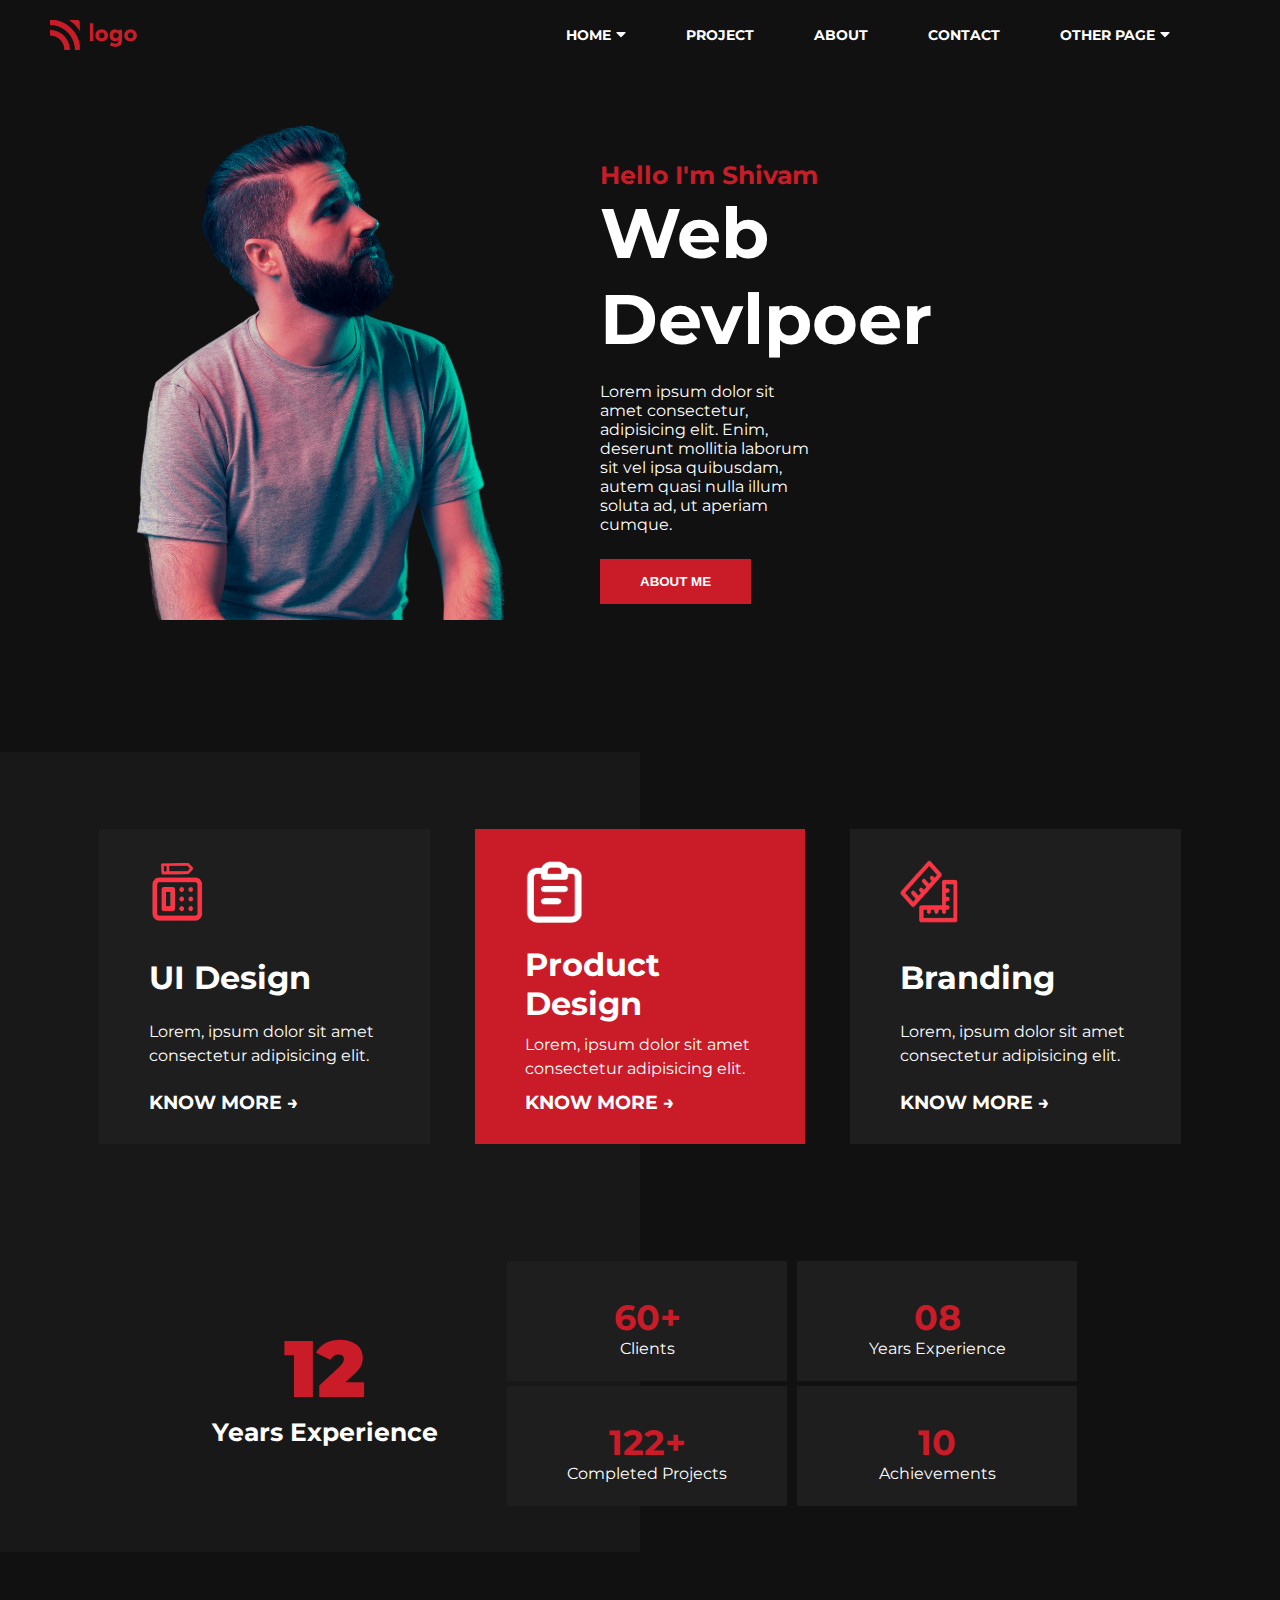
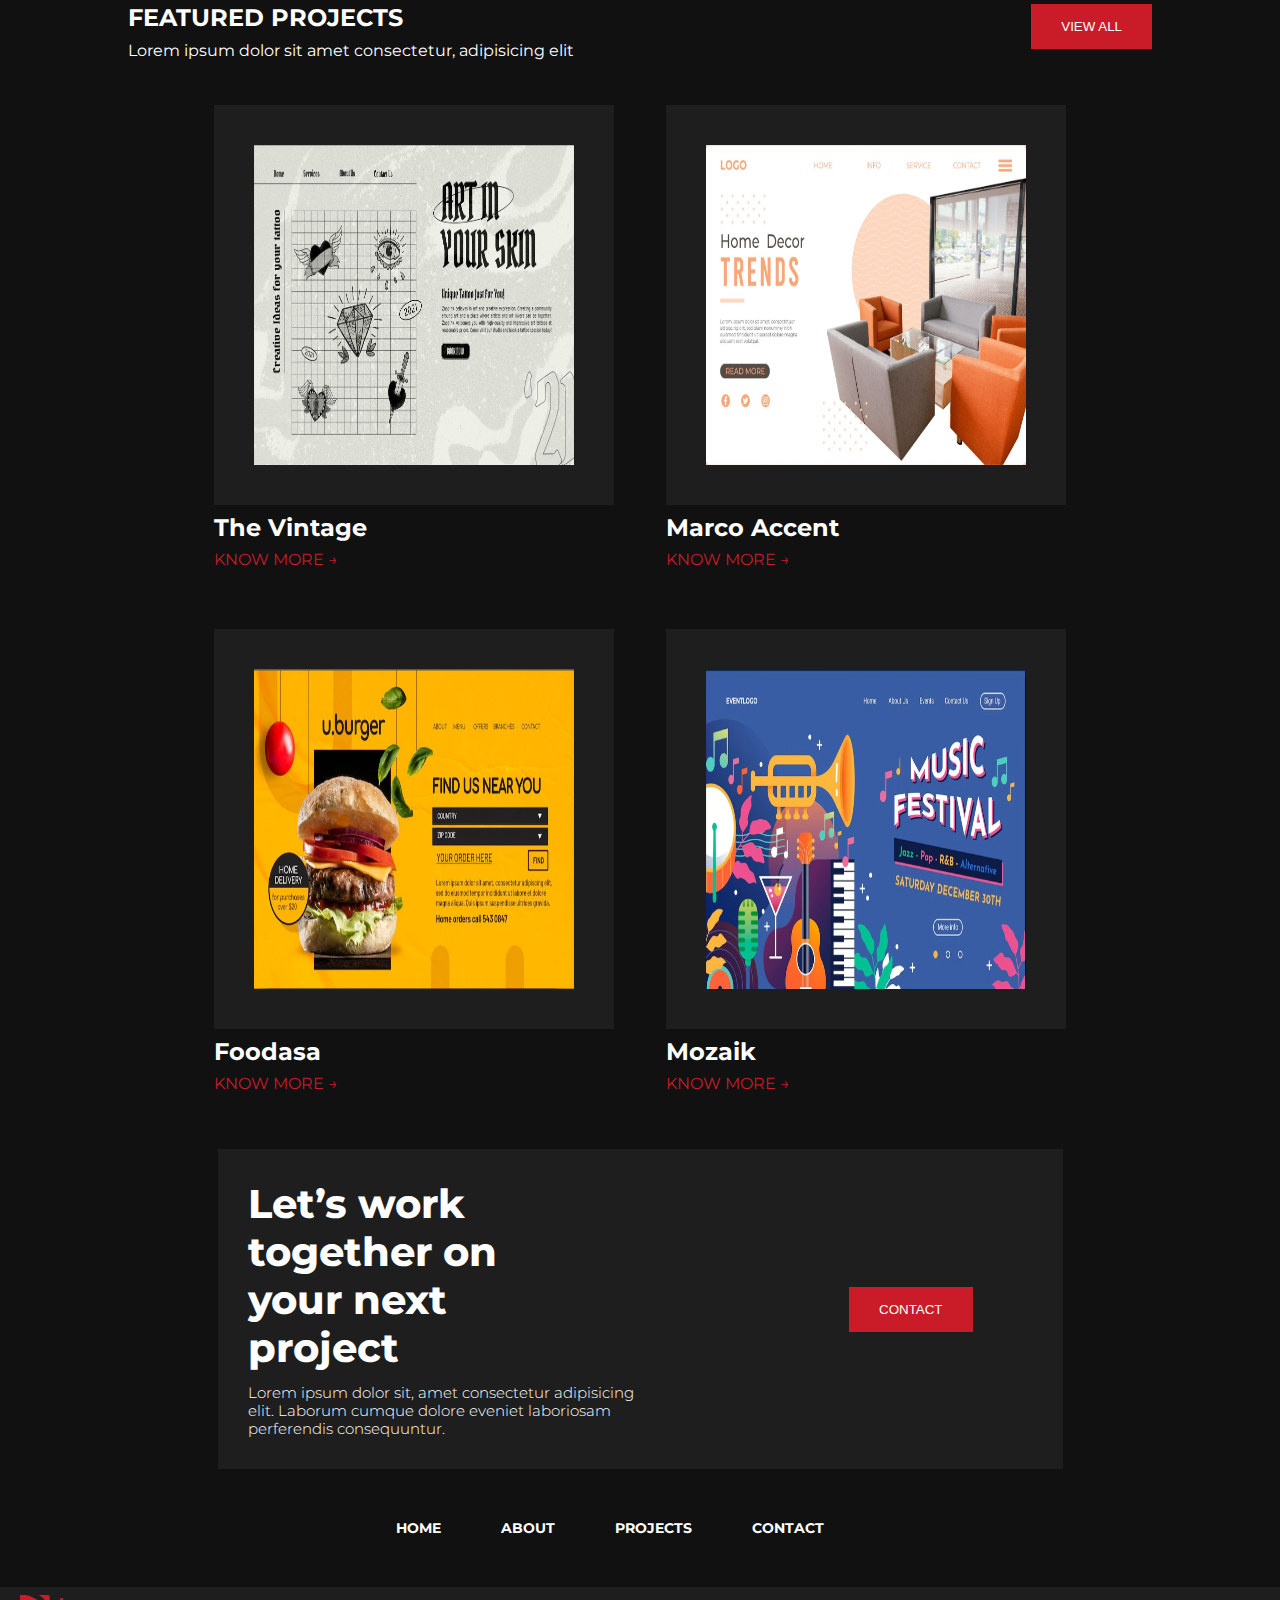
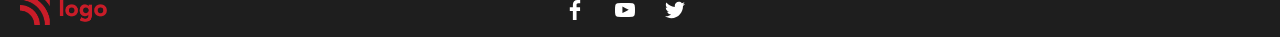
<file: index.html>
<!DOCTYPE html>
<html lang="en">
<head>
    <meta charset="UTF-8">
    <meta http-equiv="X-UA-Compatible" content="IE=edge">
    <meta name="viewport" content="width=device-width, initial-scale=1.0">
   <link rel="stylesheet" href="../Css/style.css">
    <title>Document</title>
</head>
<body>
   

<div class="nav-bar">

    <img src="../Assets/Logo.png" alt="invalid" class="logo">
<div class="nav-list-container">
   <ul class="nav-list">
    <li class="list-item">HOME
        <img src="../Assets/caret-down-solid.svg" alt="invalid" class="caretdown">
    </li>
    <li class="list-item">PROJECT</li>
    <li class="list-item">ABOUT</li>
    <li class="list-item">CONTACT</li>
    <li class="list-item">OTHER PAGE
        <img src="../Assets/caret-down-solid.svg" alt="invalid" class="caretdown">
    </li>
   </ul>
</div>
<img src="../Assets/menu-icon.svg"  alt="invalid" class="humberger-icon">
</div>

    
<section class="intro-srction">
<div class="intro-container">
    <div class="intro-left">
        <img src="../Assets/Profile-Man.png" alt="invalid" class="main-img">
    </div>
<div class="intro-right">
    <h3>
        Hello I'm Shivam
    </h3>
    <h1>Web Devlpoer</h1>
<p>Lorem ipsum dolor sit amet consectetur, adipisicing elit. Enim, deserunt mollitia laborum sit vel ipsa quibusdam, autem quasi nulla illum soluta ad, ut aperiam cumque.</p>
<div class="About">
    <button class="about-btn">ABOUT ME</button>
</div>
</div>
</div>

</section>
<section class="Feature-Container">
    <div class="features-card">
        <div class="card-1 cards">
            <img src="../Assets/ui-design.png" alt="invalid" class="prop">
       <h1>UI Design</h1>
       <p>Lorem, ipsum dolor sit amet consectetur adipisicing elit.</p>
    <h3>KNOW MORE →</h3>    
    </div>
    <div class="card-2 cards">
        <img src="../Assets/product-design.png" alt="invalid" class="prop">
    <h1>Product Design</h1>
    <p>Lorem, ipsum dolor sit amet consectetur adipisicing elit.</p>
    <h3>KNOW MORE →</h3>    
    </div>
    <div class="card-3 cards">
        <img src="../Assets/branding.png" alt="invalid" class="prop">
    <h1>Branding</h1>
    <p>Lorem, ipsum dolor sit amet consectetur adipisicing elit.</p>
    <h3>KNOW MORE →</h3>    
    </div>
    </div>
    <div class="expereince-section">
        <div class="years">
            <h1>12</h1>
            <p>Years Experience</p>
        </div>
            <div class="expereince-cards">
    
        
            <div class="expereince-card-sec-1 sec">
                <div class="exp-card11 exp-des">
                    <h1>60+</h1>
                    <p>Clients</p>
                </div>
                <div class="exp-card12 exp-des">
            
                    <h1>122+</h1>
                    <p>Completed Projects</p>
                </div>
    
            </div>
            <div class="expereince-card-sec-1 sec">
                <div class="exp-card11 exp-des">
                   <h1>08</h1>
                   <p>Years Experience</p>
                </div>
                <div class="exp-card12 exp-des">
                    <h1>10</h1>
                    <p>Achievements</p>
                </div>
    
            </div>
    
        </div>
    </div>

    
</section>
<div class="product-section">
    <div class="product-title">
        <div class="left-pro-colunm">
<h1>FEATURED PROJECTS</h1>
<p>Lorem ipsum dolor sit amet consectetur, adipisicing elit</p>    
</div>
        <div class="right-pro-colunm">
            <button class="view-all">
                VIEW ALL
            </button>
        </div>
    </div>
    <div class="product-container">
        <div class="product-card-1 card-sec">
<div class="project-1">
<div class="project">
<img src="../Assets/Project1-Screenshot.jpg" alt="invalid" class="web-site">
</div>
<div class="title">
<h1>The Vintage</h1>
<p>KNOW MORE →</p>
</div>
</div>

<div class="project-2">
<div class="project">
    <img src="../Assets/Project2-Screenshot.jpg" alt="invalid" class="web-site">
</div>
<div class="title">
    <h1>Foodasa</h1>
    <p>KNOW MORE →</p>
</div>
</div>      
</div>

        <div class="product-card-2 card-sec">
            <div class="project-21">
                <div class="project">
                    <img src="../Assets/Project3-Screenshot.jpg" alt="invalid" class="web-site">
                </div>
                <div class="title">
                    <h1>Marco Accent</h1>
                    <p>KNOW MORE →</p>
                </div>
            </div>
            
            <div class="project-22">
                <div class="project">
                    <img src="../Assets/Project4-Screenshot.jpg" alt="invalid" class="web-site">
                </div>
                <div class="title">
                    <h1>Mozaik</h1>
                    <p>KNOW MORE →</p>
                </div>
            </div>          
        </div>
    </div>
</div>
<section class="info-section">
    <div class="info-container">    
<div class="info-left">
<h1 class="info-title">
    Let’s work together on your next project
</h1>
<p class="info-discription">
    Lorem ipsum dolor sit, amet consectetur adipisicing elit. Laborum cumque dolore eveniet laboriosam perferendis consequuntur.
</p>
    </div>
<div class="info-right">
<button class="contact">
    CONTACT
</button>    
</div>


</div>

</section>
<section class="footer-nav">
    <div class="footer-nav-container">
        <ul class="footer-list-item">
            <li class="list-item">HOME</li>
            <li class="list-item">ABOUT</li>
            <li class="list-item">PROJECTS</li>
            <li class="list-item">CONTACT</li>
        </ul>
    </div>
</section>
<section class="footer">
   <div class="footer-container">
    <div class="footer-logo">
        <img src="../Assets/Logo.png" alt="invalid" class="footer-img">
    </div>
<div class="social-media">
    <ul class="list-icon">
        <li class="media-icon"><img src="../Assets/facebook-logo.svg" alt="invalid" class="fb t"></li>
        <li class="media-icon"><img src="../Assets/youtube-symbol.svg" alt="invalid" class="yt t"></li>
        <li class="media-icon"><img src="../Assets/twitter-logo.svg" alt="invalid" class="twt t"></li>
    </ul>
</div>   

</div> 
</section>


</body>
</html>
</file>
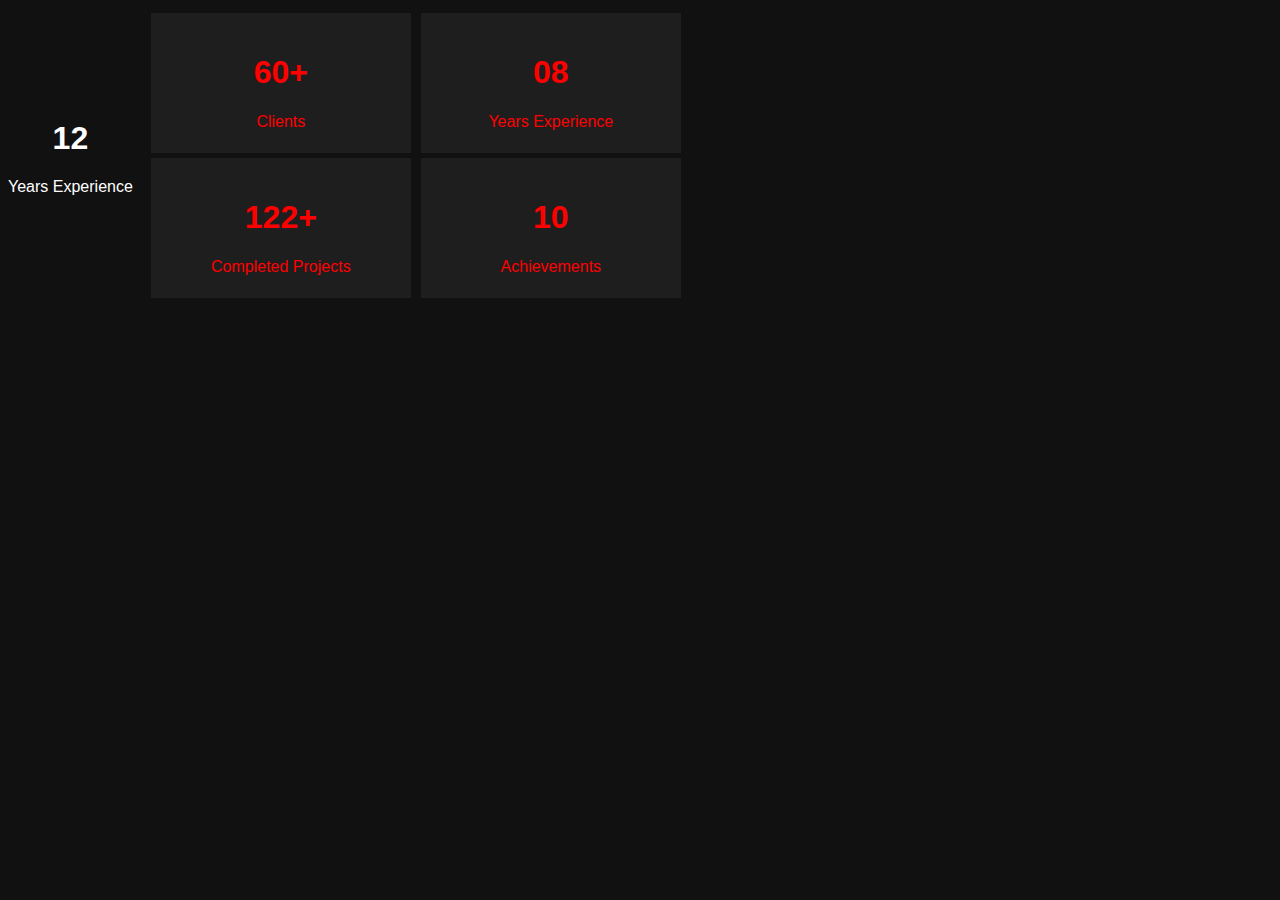
<file: PRAVTICS/ex2.html>
<!DOCTYPE html>
<html lang="en">
<head>
    <meta charset="UTF-8">
    <meta http-equiv="X-UA-Compatible" content="IE=edge">
    <meta name="viewport" content="width=device-width, initial-scale=1.0">
    <title>Document</title>
<style>
    body {
    font-family: "Montserrat", sans-serif;
    background-color: #111111;
    color: #ffffff;
  }
  .exp-des{
    background-color:#1e1e1e;
    width: 200px;
    height: 100px;
    padding: 20px 30px;
  margin: 5px 5%;
text-align: center;
color: red;
}
  .expereince-cards{
    display: flex;

  }
.sec{
    margin: 0px 5px;
}
.expereince-section{
    display: flex;
    align-items: center;

}

.years{
    text-align: center;
}
</style>
</head>
<body>

    <div class="expereince-section">
    <div class="years">
        <h1>12</h1>
        <p>Years Experience</p>
    </div>
        <div class="expereince-cards">

    
        <div class="expereince-card-sec-1 sec">
            <div class="exp-card11 exp-des">
                <h1>60+</h1>
                <p>Clients</p>
            </div>
            <div class="exp-card12 exp-des">
        
                <h1>122+</h1>
                <p>Completed Projects</p>
            </div>

        </div>
        <div class="expereince-card-sec-1 sec">
            <div class="exp-card11 exp-des">
               <h1>08</h1>
               <p>Years Experience</p>
            </div>
            <div class="exp-card12 exp-des">
                <h1>10</h1>
                <p>Achievements</p>
            </div>

        </div>

    </div>
</div>
</body>
</html>
</file>
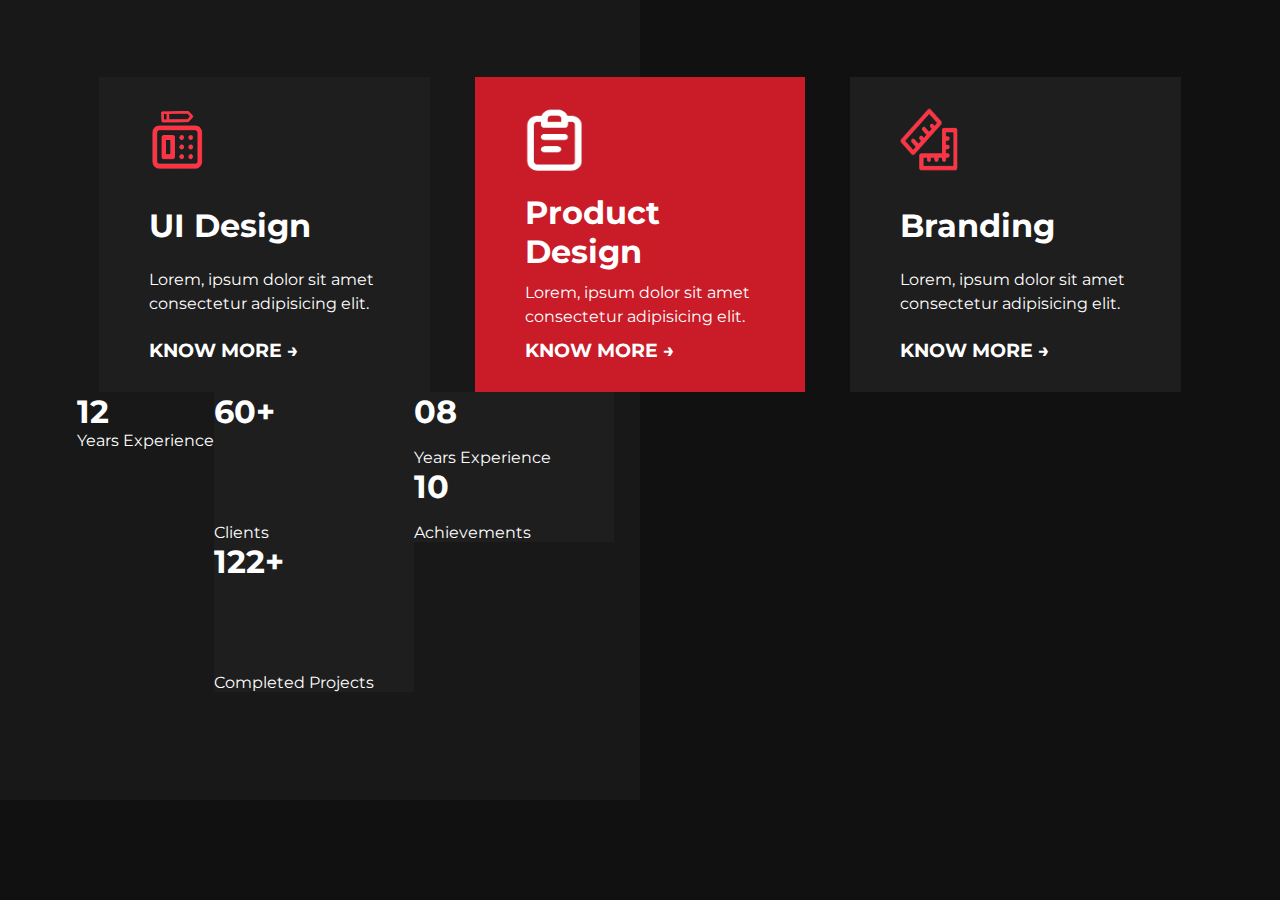
<file: PRAVTICS/index1.html>
<!DOCTYPE html>
<html lang="en">
<head>
    <meta charset="UTF-8">
    <meta http-equiv="X-UA-Compatible" content="IE=edge">
    <meta name="viewport" content="width=device-width, initial-scale=1.0">
    <title>Document</title>
<style>
    @import url("https://fonts.googleapis.com/css2?family=Montserrat:wght@200;300;400;500;600;700;800;900&display=swap");

:root{
    --red: #c91b28;
}
    * {
    margin: 0;
    padding: 0;
    box-sizing: border-box;
  }
  
  body {
    font-family: "Montserrat", sans-serif;
    background-color: #111111;
    color: #ffffff;
  
}
    .Feature-Container{
        

  background: linear-gradient(90deg, #181818 50%, #111111 50%); 
height: 800px;
position: absolute;
padding: 6%;  
}
.features-card{
    display: flex;
flex-direction: row;
justify-content: space-between;
}
.cards{
    background-color: #1e1e1e;
    margin: 0px 2%;
    padding: 30px 50px;
    display: flex;
    flex-direction: column;
    justify-content: space-between;
}
    
.prop{
    width: 60px;
  height: 66px;
  margin-bottom: 20px;

}


.cards p {
  line-height: 1.5;
  margin: 10px 0;
}

.cards h5 {
  color: var(--red);
  font-size: 16px;
}

.card-2 {
  background-color: var(--red);
}

.card-2 img {
  filter: invert(100%);
  -webkit-filter: invert(100%);
}

.card-2 h5 {
  color: #ffffff;
}
.experience-section{
    display: flex;
    flex-direction: row;
    /* align-items: center; */
    /* margin-top: 100px; */

}
.achievements-cards{
    display: flex;
flex-direction: row;

}


.card-exe{

}
.card-struc{
    /* padding: 30px 40px; */
    height: 150px;
    width: 200px;
    background-color: #1e1e1e;
display: flex;
flex-direction: column;
justify-content: space-between;

}

</style>
</head>
<body>
    <section class="Feature-Container">
<div class="features-card">
    <div class="card-1 cards">
        <img src="../Assets/ui-design.png" alt="invalid" class="prop">
   <h1>UI Design</h1>
   <p>Lorem, ipsum dolor sit amet consectetur adipisicing elit.</p>
<h3>KNOW MORE →</h3>    
</div>
<div class="card-2 cards">
    <img src="../Assets/product-design.png" alt="invalid" class="prop">
<h1>Product Design</h1>
<p>Lorem, ipsum dolor sit amet consectetur adipisicing elit.</p>
<h3>KNOW MORE →</h3>    
</div>
<div class="card-3 cards">
    <img src="../Assets/branding.png" alt="invalid" class="prop">
<h1>Branding</h1>
<p>Lorem, ipsum dolor sit amet consectetur adipisicing elit.</p>
<h3>KNOW MORE →</h3>    
</div>
</div>
<div class="experience-section">
<div class="experience-cards card-exe">
    <h1>12</h1>
    <p>Years Experience</p>
</div>
<div class="achievements-cards card-exe">
    <div class="exe-card1">
        <div class="exe-card11 card-struc">
            <h1>60+</h1>
            <p>Clients</p>
        </div>
        <div class="exe-card12 card-struc">
            <h1>122+</h1>
            <p>Completed Projects</p>
        </div>
    </div>
    <div class="exe-card2 card-struc">
        <div class="exe-card21 card-struc">
            <h1>08</h1>
            <p>Years Experience</p>
        </div>
        <div class="exe-card22 card-struc">
            <h1>10</h1>
            <p>Achievements</p>
        </div>
    </div>
</div>    
</div>
</section>
    
</body>
</html>
</file>
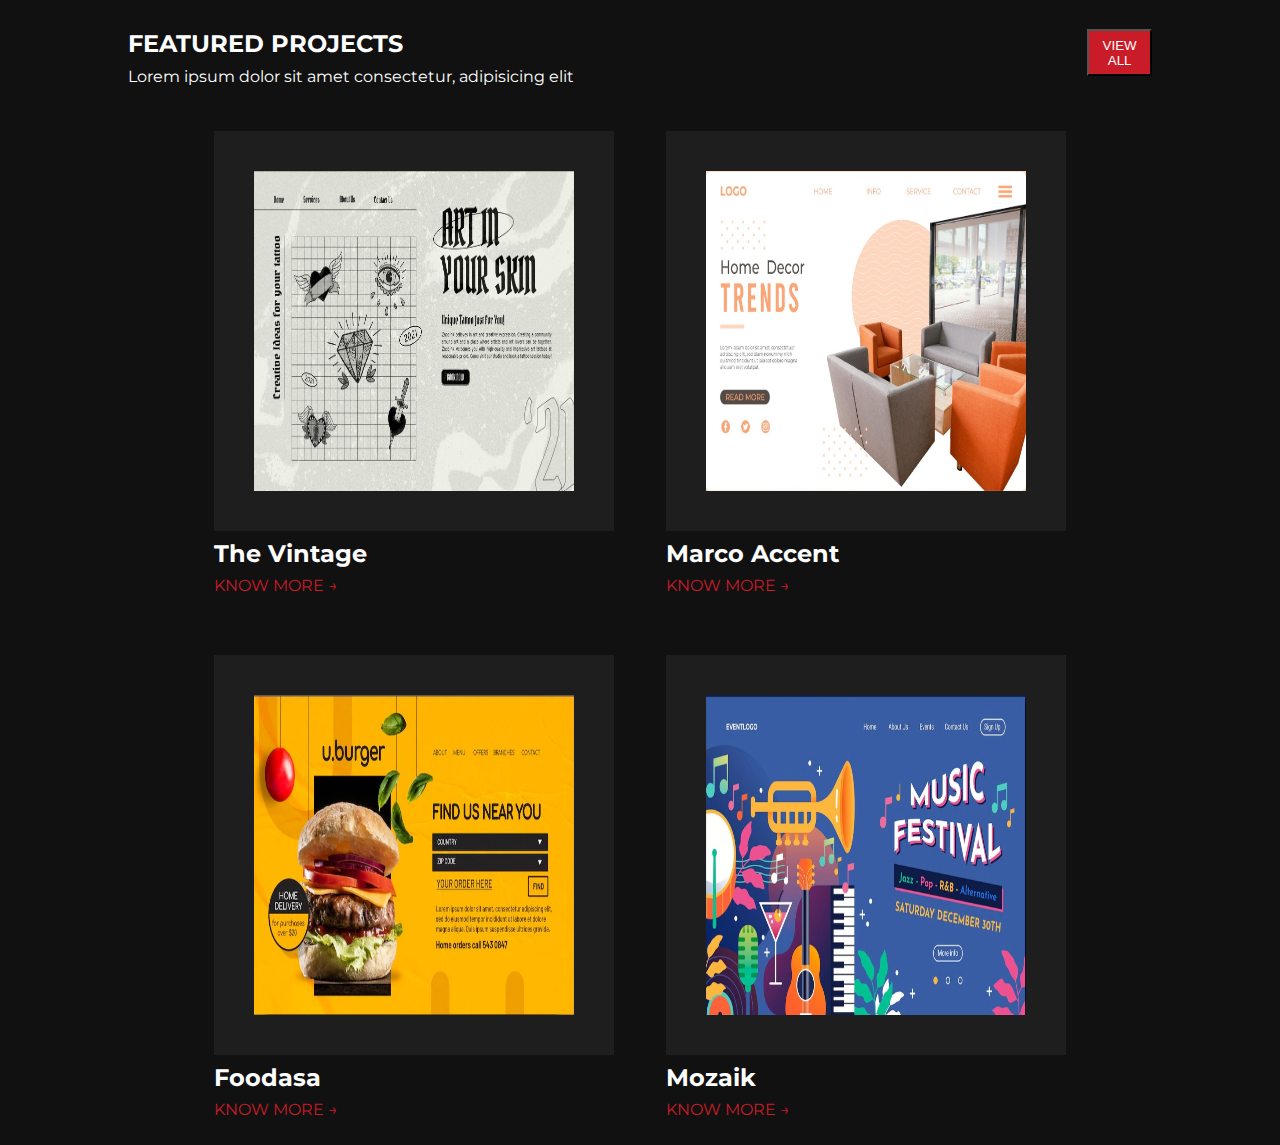
<file: PRAVTICS/product.html>
<!DOCTYPE html>
<html lang="en">
<head>
    <meta charset="UTF-8">
    <meta http-equiv="X-UA-Compatible" content="IE=edge">
    <meta name="viewport" content="width=device-width, initial-scale=1.0">
    <title>Document</title>

<style>
    @import url("https://fonts.googleapis.com/css2?family=Montserrat:wght@200;300;400;500;600;700;800;900&display=swap");

    :root{
    --red: #c91b28;
--deep-black:#1e1e1e;
}

* {
    margin: 0;
    padding: 0;
    box-sizing: border-box;
  }
  
  body {
    font-family: "Montserrat", sans-serif;
    background-color: #111111;
    color: #ffffff;
  
}
.product-title{
    display: flex;
    flex-direction: row;
    padding: 20px 10%;
    justify-content: space-between;
align-items: center;
}
.product-title h1{
   margin: 2% 0px;
   font-size: 24px;
}

.view-all{
    background-color: var(--red);
    padding: 10% ;
    outline: none;
    color: #ffffff;
}
.web-site{
    height: 100% ;
    width: 100%;
padding: 40px 40px;
} 


.project{
    height: 400px;
    width: 400px;
    background-color: var(--deep-black);
}
.product-container{
    display: flex;
    justify-content: center;
}
.card-sec{
    margin:2%;

}
.project-22{
    margin-top:15%
}
.project-2{
    margin-top: 15%;
}
.title h1{
    padding: 2% 0px;
    font-size: 24px;
}
.title p{
    color: var(--red);
}


</style>

</head>
<body>
    <div class="product-section">
        <div class="product-title">
            <div class="left-pro-colunm">
<h1>FEATURED PROJECTS</h1>
<p>Lorem ipsum dolor sit amet consectetur, adipisicing elit</p>    
</div>
            <div class="right-pro-colunm">
                <button class="view-all">
                    VIEW ALL
                </button>
            </div>
        </div>
        <div class="product-container">
            <div class="product-card-1 card-sec">
<div class="project-1">
    <div class="project">
    <img src="../Assets/Project1-Screenshot.jpg" alt="invalid" class="web-site">
</div>
<div class="title">
    <h1>The Vintage</h1>
    <p>KNOW MORE →</p>
</div>
</div>

<div class="project-2">
    <div class="project">
        <img src="../Assets/Project2-Screenshot.jpg" alt="invalid" class="web-site">
    </div>
    <div class="title">
        <h1>Foodasa</h1>
        <p>KNOW MORE →</p>
    </div>
</div>      
</div>

            <div class="product-card-2 card-sec">
                <div class="project-21">
                    <div class="project">
                        <img src="../Assets/Project3-Screenshot.jpg" alt="invalid" class="web-site">
                    </div>
                    <div class="title">
                        <h1>Marco Accent</h1>
                        <p>KNOW MORE →</p>
                    </div>
                </div>
                
                <div class="project-22">
                    <div class="project">
                        <img src="../Assets/Project4-Screenshot.jpg" alt="invalid" class="web-site">
                    </div>
                    <div class="title">
                        <h1>Mozaik</h1>
                        <p>KNOW MORE →</p>
                    </div>
                </div>          
            </div>
        </div>
    </div>
</body>
</html>
</file>
<file: Css/style.css>
@import url("https://fonts.googleapis.com/css2?family=Montserrat:wght@200;300;400;500;600;700;800;900&display=swap");
:root{

  --red: #c91b28;
  --deep-black:#1e1e1e;
}



* {
    margin: 0;
    padding: 0;
    box-sizing: border-box;
  }
  
  body {
    font-family: "Montserrat", sans-serif;
    background-color: #111111;
    color: #ffffff;
  
}
  .logo{
    /* Here we use filter to change the color of the images */
    height: 30px;
    filter: invert(22%) sepia(99%) saturate(3487%) hue-rotate(344deg)
      brightness(79%) contrast(99%);
    -webkit-filter: invert(22%) sepia(99%) saturate(3487%) hue-rotate(344deg)
      brightness(79%) contrast(99%);
}
  .nav-bar{
    display: flex;
    justify-content: space-between;
align-items: center;
padding: 20px 50px;
}

.nav-list{
    display: flex;
    flex-direction: row;
    justify-content: space-between;

}
.list-item{
  
    display: flex;
    flex-direction: row;
    align-items: flex-start;
    list-style: none;
    
    margin-right: 60px;
    font-size: 14px;
    font-weight: 700;
    cursor: pointer;
    

}
.list-item:hover{
    color: red;
}
/* in this way you can add exrtra content */
/* .list-item:first-child::after{
    content: "\203A";
    margin-left: 10px;
    display: inline-block;
    transform: rotate(90deg) scale(2.0);
} */

.humberger-icon{
    height: 32px;
display: none;
cursor: pointer;
}
.caretdown
{
    height: 16px;
padding-left: 5px;

}


.intro-container{
display: flex;
flex-direction: row;
justify-content: flex-start;
padding: 0px 50px;
}
.main-img{
    height: 550px;
    width: 550px;
}
.intro-right{
   
display: flex;
flex-direction: column;
/* justify-content: space-evenly; */
margin-top: 90px;
}
.intro-right p{
    width: 220px;
margin: 20px 0px;
}
.intro-right h3{
    font-size: 25px;
color: #C91B28;
}
.intro-right h1{
    font-size: 70px;
width: 20px;
}
.about-btn{
    padding: 15px 40px;
background-color: #C91B28;
color: #fff;
font-weight: 900;
border: none;
margin-top: 5px;
}
/* 

.intro-left{
    flex: .7;

}
 */
 .Feature-Container{
        

    background: linear-gradient(90deg, #181818 50%, #111111 50%); 
  height: 800px;
  position: absolute;
  padding: 6%;  
margin-top: 10%;  
}
  .features-card{
      display: flex;
  flex-direction: row;
  justify-content: space-between;
  }
  .cards{
      background-color: #1e1e1e;
      margin: 0px 2%;
      padding: 30px 50px;
      display: flex;
      flex-direction: column;
      justify-content: space-between;
  }
      
  .prop{
      width: 60px;
    height: 66px;
    margin-bottom: 20px;
  
  }
  
  
  .cards p {
    line-height: 1.5;
    margin: 10px 0;
  }
  
  .cards h5 {
    color: var(--red);
    font-size: 16px;
  }
  
  .card-2 {
    background-color: var(--red);
  }
  
  .card-2 img {
    filter: invert(100%);
    -webkit-filter: invert(100%);
  }
  
  .card-2 h5 {
    color: #ffffff;
  }
.expereince-section{
display: flex;
justify-content: center;    
}





  .exp-des{
    background-color:#1e1e1e;
    width: 280px;
    height: 120px;
padding: 35px 0px;
  margin: 5px 5%;
text-align: center;
color: red;
}
  .expereince-cards{
    display: flex;
padding-left: 50px;
  
}


.sec{
    margin: 0px 5px;
}
.expereince-section{
    display: flex;
    align-items: center;
margin-top: 10%;
}

.years{
    text-align: center;
}
.years h1{
    font-size: 80px;
    font-weight: 900;
    color: var(--red);
}.years p{
    font-size: 25px;
    font-weight: 700;
    color: #ffff
}
.exp-des h1{
    font-size: 35px;
    color: var(--red);
}
.exp-des p{
    color: #fff;
}
.product-title{

  display: flex;
  flex-direction: row;
  padding: 20px 10%;
  justify-content: space-between;
align-items: center;
}
.product-title h1{
 margin: 2% 0px;
 font-size: 24px;
}

.view-all{
  background-color: var(--red);
  padding: 10% 30px;
  outline: none;
  color: #ffffff;
}

.product-title{
  display: flex;
  flex-direction: row;
  padding: 20px 10%;
  justify-content: space-between;
align-items: center;
}
.product-title h1{
 margin: 2% 0px;
 font-size: 24px;
}

.view-all{
  background-color: var(--red);
  padding: 10% ;
  outline: none;
  color: #ffffff;
padding: 15px 30px;
border: none;
}
.web-site{
  height: 100% ;
  width: 100%;
padding: 40px 40px;
} 


.project{
  height: 400px;
  width: 400px;
  background-color: var(--deep-black);
}
.product-section
{
  margin-top: 950px;
}


.product-container{
  display: flex;
  justify-content: center;
}
.card-sec{
  margin:2%;

}
.project-22{
  margin-top:15%
}
.project-2{
  margin-top: 15%;
}
.title h1{
  padding: 2% 0px;
  font-size: 24px;
}
.title p{
  color: var(--red);
}
.info-section{
  display: flex;
  justify-content: center;
  align-items: center;
margin:30px 0px;
}
.info-container
 {
  height: 320px;
  width:845px;
  background-color: var(--deep-black);
  color: #fff;
 display: flex;
 flex-direction: row;
 justify-content: space-between;
align-items: center; 
padding: 100px 30px

}

  .info-left{


display: flex;
flex-direction: column;
justify-content: space-evenly;
line-height: 1.2;
}
.info-title{
width: 50%;
font-size: 40px;
font-weight: 750;
}
.info-discription{
  width: 65%;
  font-size:15px;
  margin-top: 2%;
font-weight: 300;
}
.contact{
  background-color: var(--red);
  padding: 10% ;
  outline: none;
  color: #ffffff;
padding: 15px 30px;
border: none;
margin-right: 60px;
}
.footer-nav{
  margin:50px 0px ;
  display: flex;
  justify-content: center;
align-items: center;
}
.footer-list-item{
  display: flex;
  flex-direction: row;
  justify-content: space-between;
}



.footer-container{
  display: flex;
  flex-direction: row;
justify-content: flex-start;
flex: 1;
align-items: center;
height: 50px;
  background-color: var(--deep-black);
}

.footer-logo{
  flex: .5;
}
.social-meadia{
  flex: .5;
}

.list-icon{
  display: flex;
  flex-direction: row;
justify-content: space-between;
}
.media-icon{
  list-style-type: none;
  text-decoration: none;
}
.footer-img{
  height: 30px;
  filter: invert(22%) sepia(99%) saturate(3487%) hue-rotate(344deg)
    brightness(79%) contrast(99%);
  -webkit-filter: invert(22%) sepia(99%) saturate(3487%) hue-rotate(344deg)
    brightness(79%) contrast(99%);
margin-left: 20px;
  }

.fb{
  height: 20px;
}
.yt{
  height: 20px;
}
.twt{
  height: 20px;
}

.t{
  margin-right: 30px;
}


.t:hover{
  filter: invert(22%) sepia(99%) saturate(3487%) hue-rotate(344deg)
    brightness(79%) contrast(99%);
  -webkit-filter: invert(22%) sepia(99%) saturate(3487%) hue-rotate(344deg)
    brightness(79%) contrast(99%);
margin-left: 20px;
}
</file>
